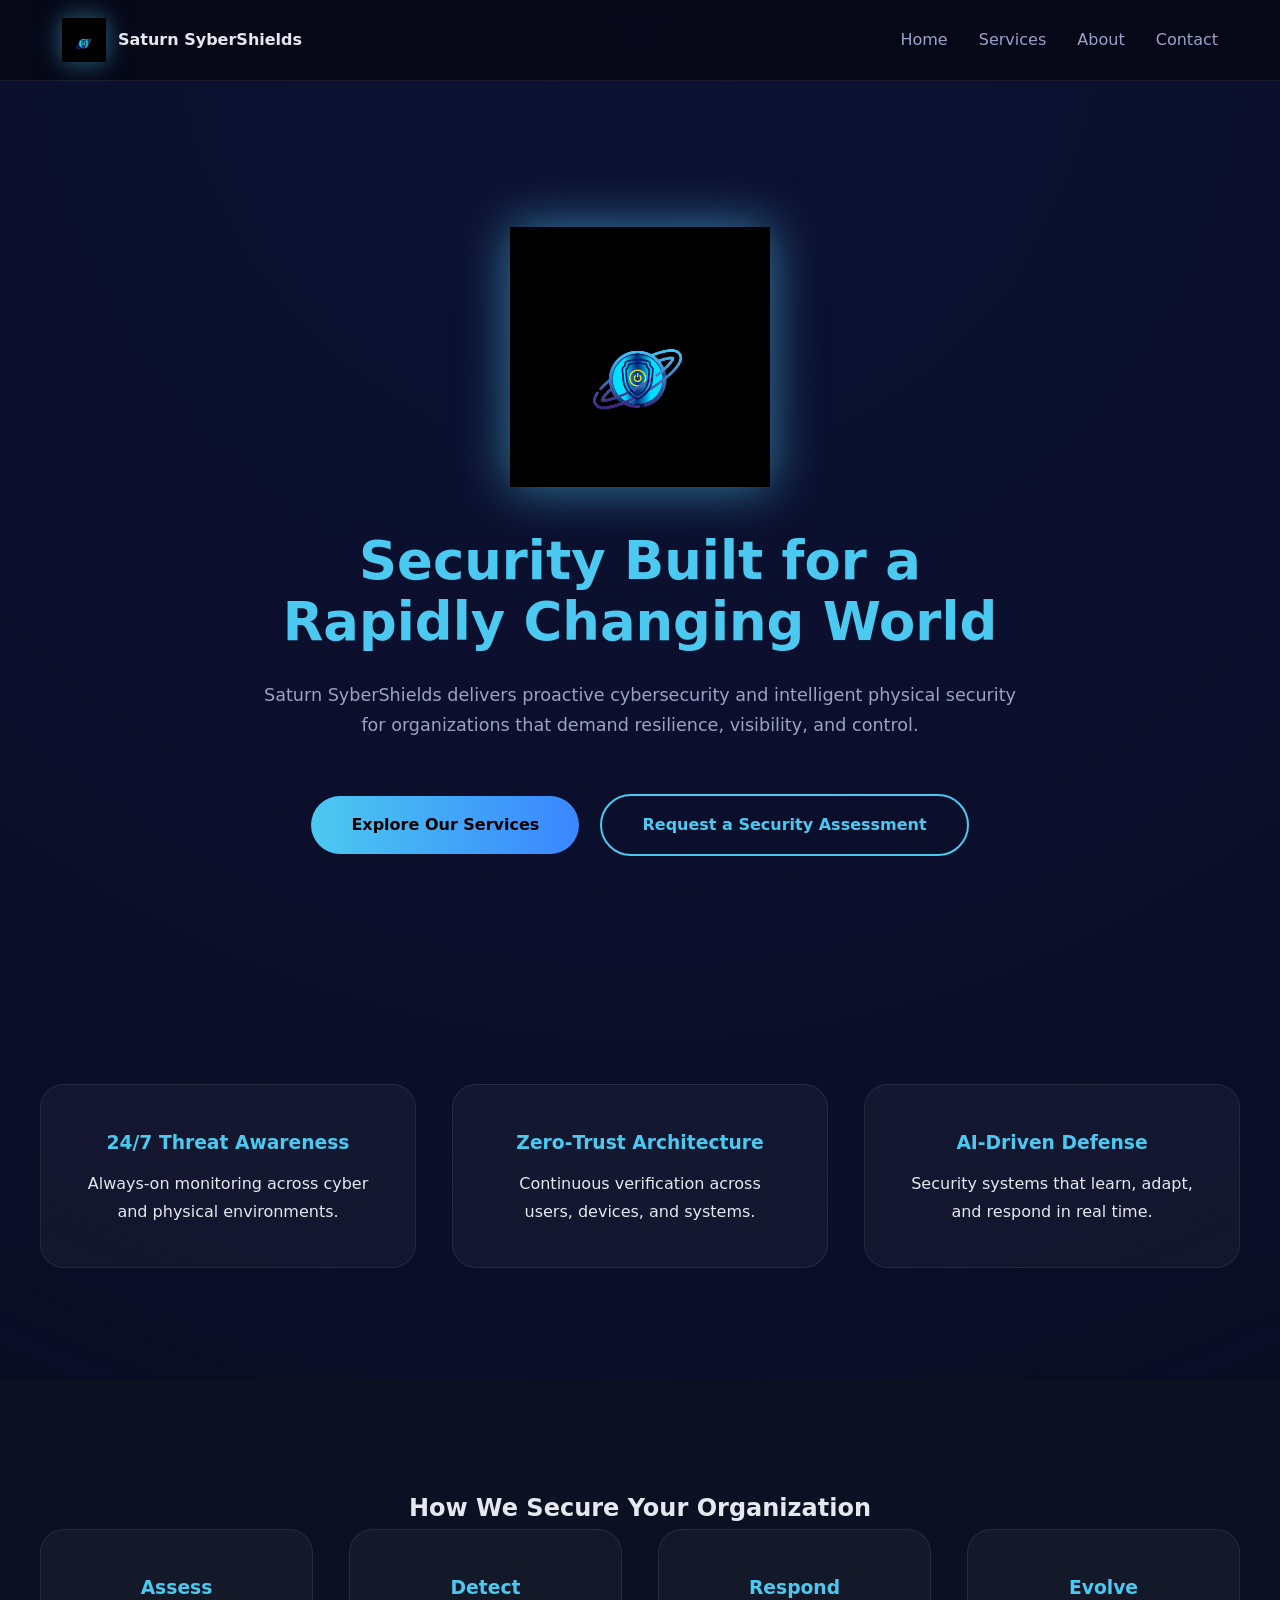
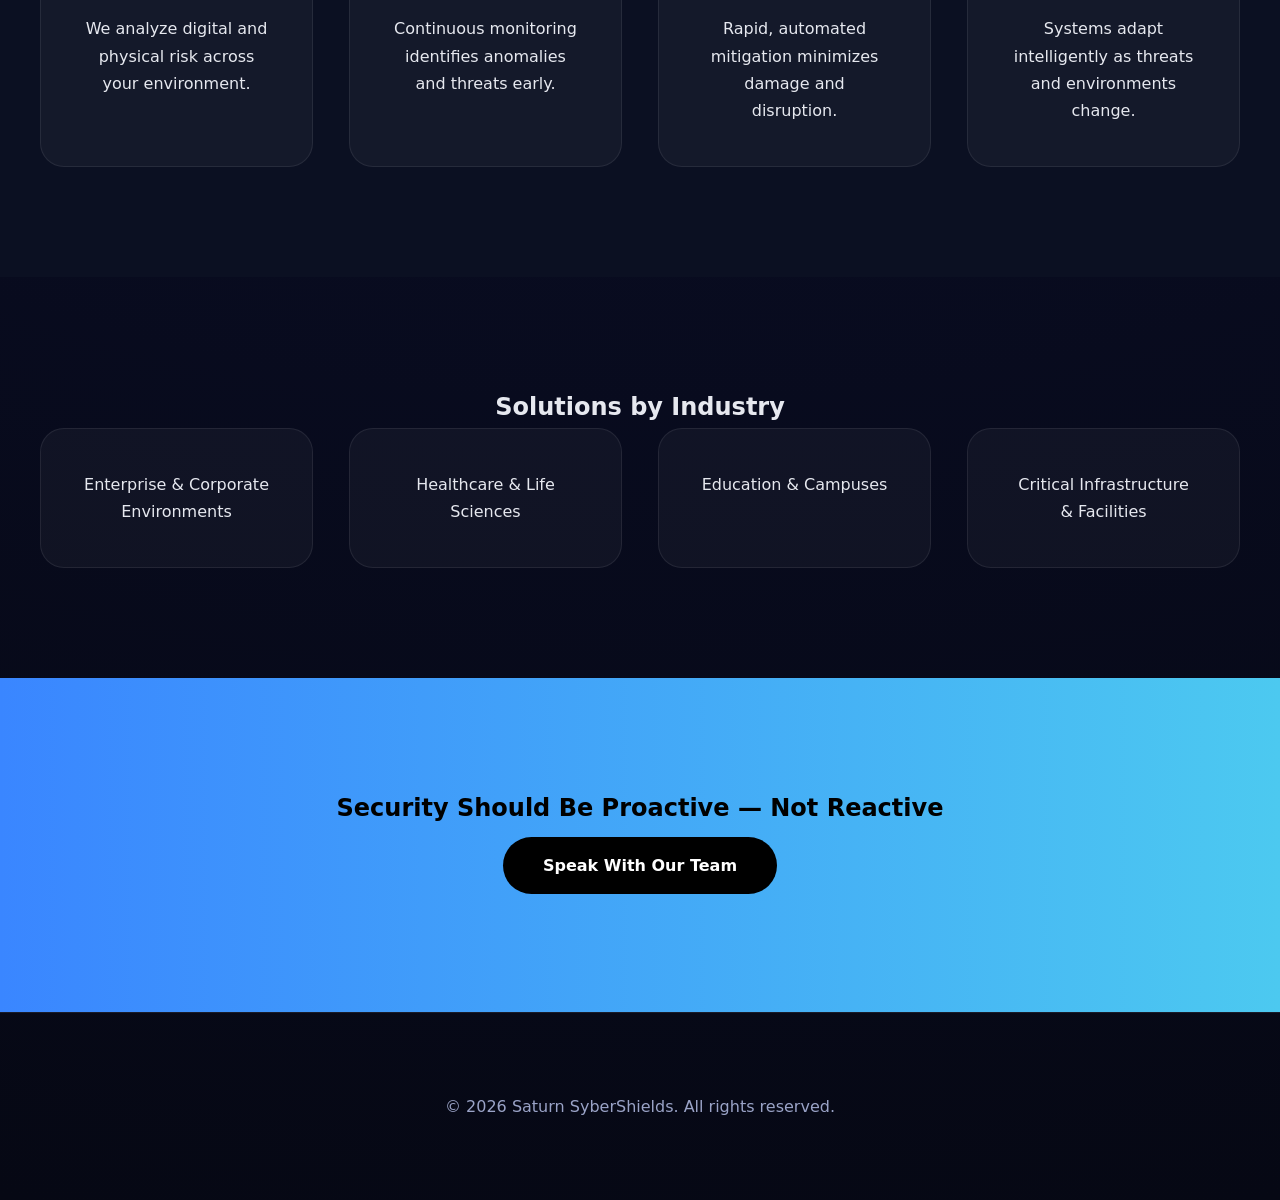
<file: index.html>
<!DOCTYPE html>
<html lang="en">
<head>
  <meta charset="UTF-8">
  <title>Saturn SyberShields | Cyber & Physical Security</title>
  <meta name="viewport" content="width=device-width, initial-scale=1.0">
  <link rel="stylesheet" href="style.css">
</head>

<body>

<!-- NAV -->
<nav>
  <div class="nav">
    <a href="index.html" class="nav-logo">
      <img src="logo.png" alt="Saturn SyberShields">
      <span>Saturn SyberShields</span>
    </a>
    <div class="nav-links">
      <a href="index.html">Home</a>
      <a href="services.html">Services</a>
      <a href="about.html">About</a>
      <a href="contact.html">Contact</a>
    </div>
  </div>
</nav>

<!-- HERO -->
<section class="hero">
  <div class="container">
    <img src="logo.png" alt="Saturn SyberShields">
    <h1>Security Built for a<br>Rapidly Changing World</h1>
    <p>
      Saturn SyberShields delivers proactive cybersecurity and intelligent
      physical security for organizations that demand resilience, visibility,
      and control.
    </p>
    <a href="services.html" class="btn primary">Explore Our Services</a>
    <a href="contact.html" class="btn outline">Request a Security Assessment</a>
  </div>
</section>

<!-- TRUST BAR -->
<section>
  <div class="container grid">
    <div class="card">
      <h3>24/7 Threat Awareness</h3>
      <p>Always‑on monitoring across cyber and physical environments.</p>
    </div>
    <div class="card">
      <h3>Zero‑Trust Architecture</h3>
      <p>Continuous verification across users, devices, and systems.</p>
    </div>
    <div class="card">
      <h3>AI‑Driven Defense</h3>
      <p>Security systems that learn, adapt, and respond in real time.</p>
    </div>
  </div>
</section>

<!-- HOW IT WORKS -->
<section style="background: var(--bg-panel);">
  <div class="container">
    <h2>How We Secure Your Organization</h2>
    <div class="grid">
      <div class="card">
        <h3>Assess</h3>
        <p>We analyze digital and physical risk across your environment.</p>
      </div>
      <div class="card">
        <h3>Detect</h3>
        <p>Continuous monitoring identifies anomalies and threats early.</p>
      </div>
      <div class="card">
        <h3>Respond</h3>
        <p>Rapid, automated mitigation minimizes damage and disruption.</p>
      </div>
      <div class="card">
        <h3>Evolve</h3>
        <p>Systems adapt intelligently as threats and environments change.</p>
      </div>
    </div>
  </div>
</section>

<!-- INDUSTRIES -->
<section>
  <div class="container">
    <h2>Solutions by Industry</h2>
    <div class="grid">
      <div class="card">Enterprise & Corporate Environments</div>
      <div class="card">Healthcare & Life Sciences</div>
      <div class="card">Education & Campuses</div>
      <div class="card">Critical Infrastructure & Facilities</div>
    </div>
  </div>
</section>

<!-- FINAL CTA -->
<section class="cta">
  <div class="container">
    <h2>Security Should Be Proactive — Not Reactive</h2>
    <a href="contact.html" class="btn">Speak With Our Team</a>
  </div>
</section>

<footer>
  <div class="container">
    <p>© 2026 Saturn SyberShields. All rights reserved.</p>
  </div>
</footer>

</body>
</html>
</file>
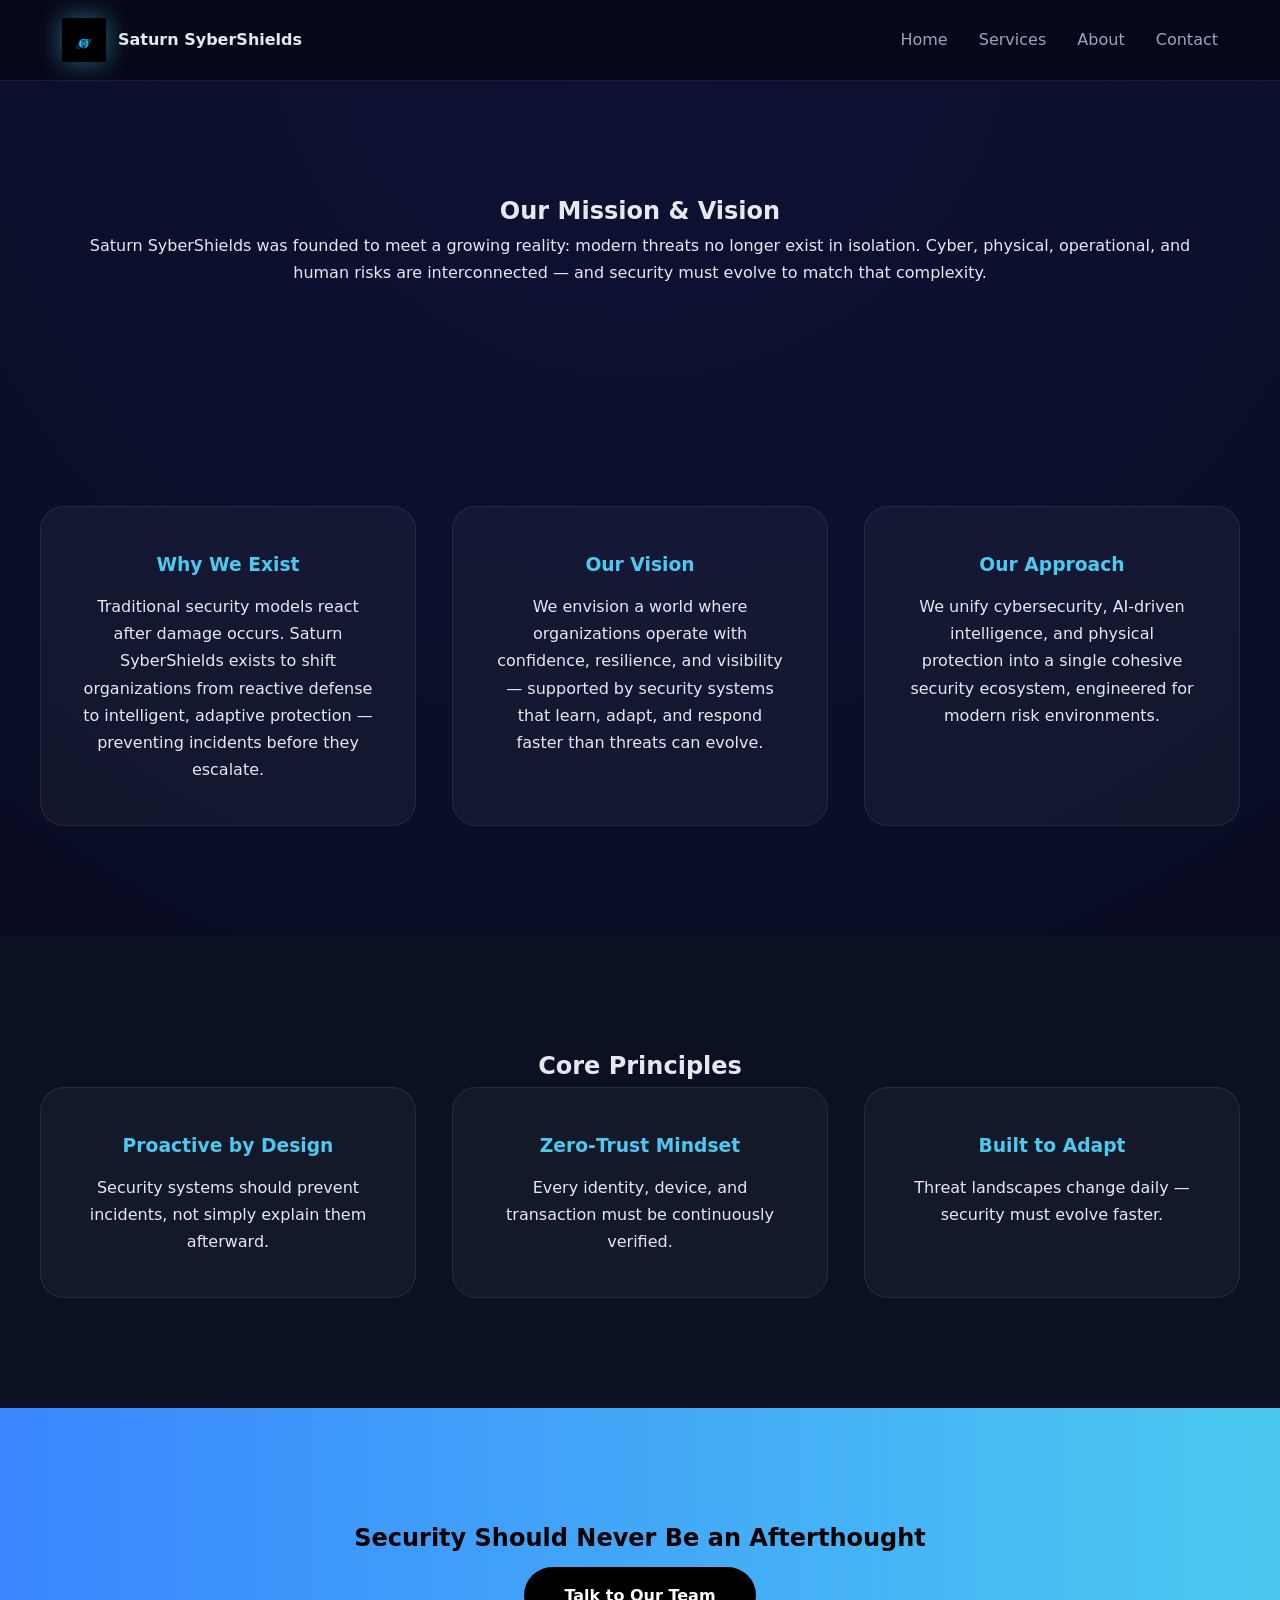
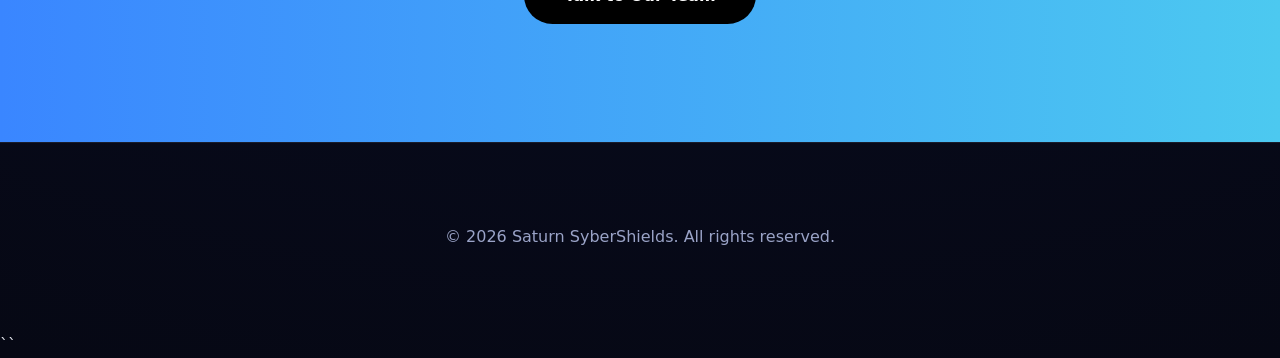
<file: about.html>
<!DOCTYPE html>
<html lang="en">
<head>
  <meta charset="UTF-8">
  <title>About Us | Saturn SyberShields</title>
  <meta name="viewport" content="width=device-width, initial-scale=1.0">
  <link rel="stylesheet" href="style.css">
</head>

<body>

<!-- NAV -->
<nav>
  <div class="nav">
    <a href="index.html" class="nav-logo">
      <img src="logo.png" alt="Saturn SyberShields Logo">
      <span>Saturn SyberShields</span>
    </a>
    <div class="nav-links">
      <a href="index.html">Home</a>
      <a href="services.html">Services</a>
      <a href="about.html">About</a>
      <a href="contact.html">Contact</a>
    </div>
  </div>
</nav>

<!-- HERO -->
<section class="container">
  <h1>Our Mission & Vision</h1>
  <p>
    Saturn SyberShields was founded to meet a growing reality:
    modern threats no longer exist in isolation. Cyber, physical,
    operational, and human risks are interconnected — and security
    must evolve to match that complexity.
  </p>
</section>

<!-- STORY -->
<section>
  <div class="container grid">
    <div class="card">
      <h3>Why We Exist</h3>
      <p>
        Traditional security models react after damage occurs.
        Saturn SyberShields exists to shift organizations from
        reactive defense to intelligent, adaptive protection —
        preventing incidents before they escalate.
      </p>
    </div>

    <div class="card">
      <h3>Our Vision</h3>
      <p>
        We envision a world where organizations operate with confidence,
        resilience, and visibility — supported by security systems that
        learn, adapt, and respond faster than threats can evolve.
      </p>
    </div>

    <div class="card">
      <h3>Our Approach</h3>
      <p>
        We unify cybersecurity, AI‑driven intelligence, and physical protection
        into a single cohesive security ecosystem, engineered for modern risk
        environments.
      </p>
    </div>
  </div>
</section>

<!-- VALUES -->
<section style="background: var(--bg-panel);">
  <div class="container">
    <h2>Core Principles</h2>
    <div class="grid">
      <div class="card">
        <h3>Proactive by Design</h3>
        <p>Security systems should prevent incidents, not simply explain them afterward.</p>
      </div>
      <div class="card">
        <h3>Zero‑Trust Mindset</h3>
        <p>Every identity, device, and transaction must be continuously verified.</p>
      </div>
      <div class="card">
        <h3>Built to Adapt</h3>
        <p>Threat landscapes change daily — security must evolve faster.</p>
      </div>
    </div>
  </div>
</section>

<!-- CTA -->
<section class="cta">
  <div class="container">
    <h2>Security Should Never Be an Afterthought</h2>
    <a href="contact.html" class="btn">Talk to Our Team</a>
  </div>
</section>

<!-- FOOTER -->
<footer>
  <div class="container">
    <p>© 2026 Saturn SyberShields. All rights reserved.</p>
  </div>
</footer>

</body>
</html>
``
</file>
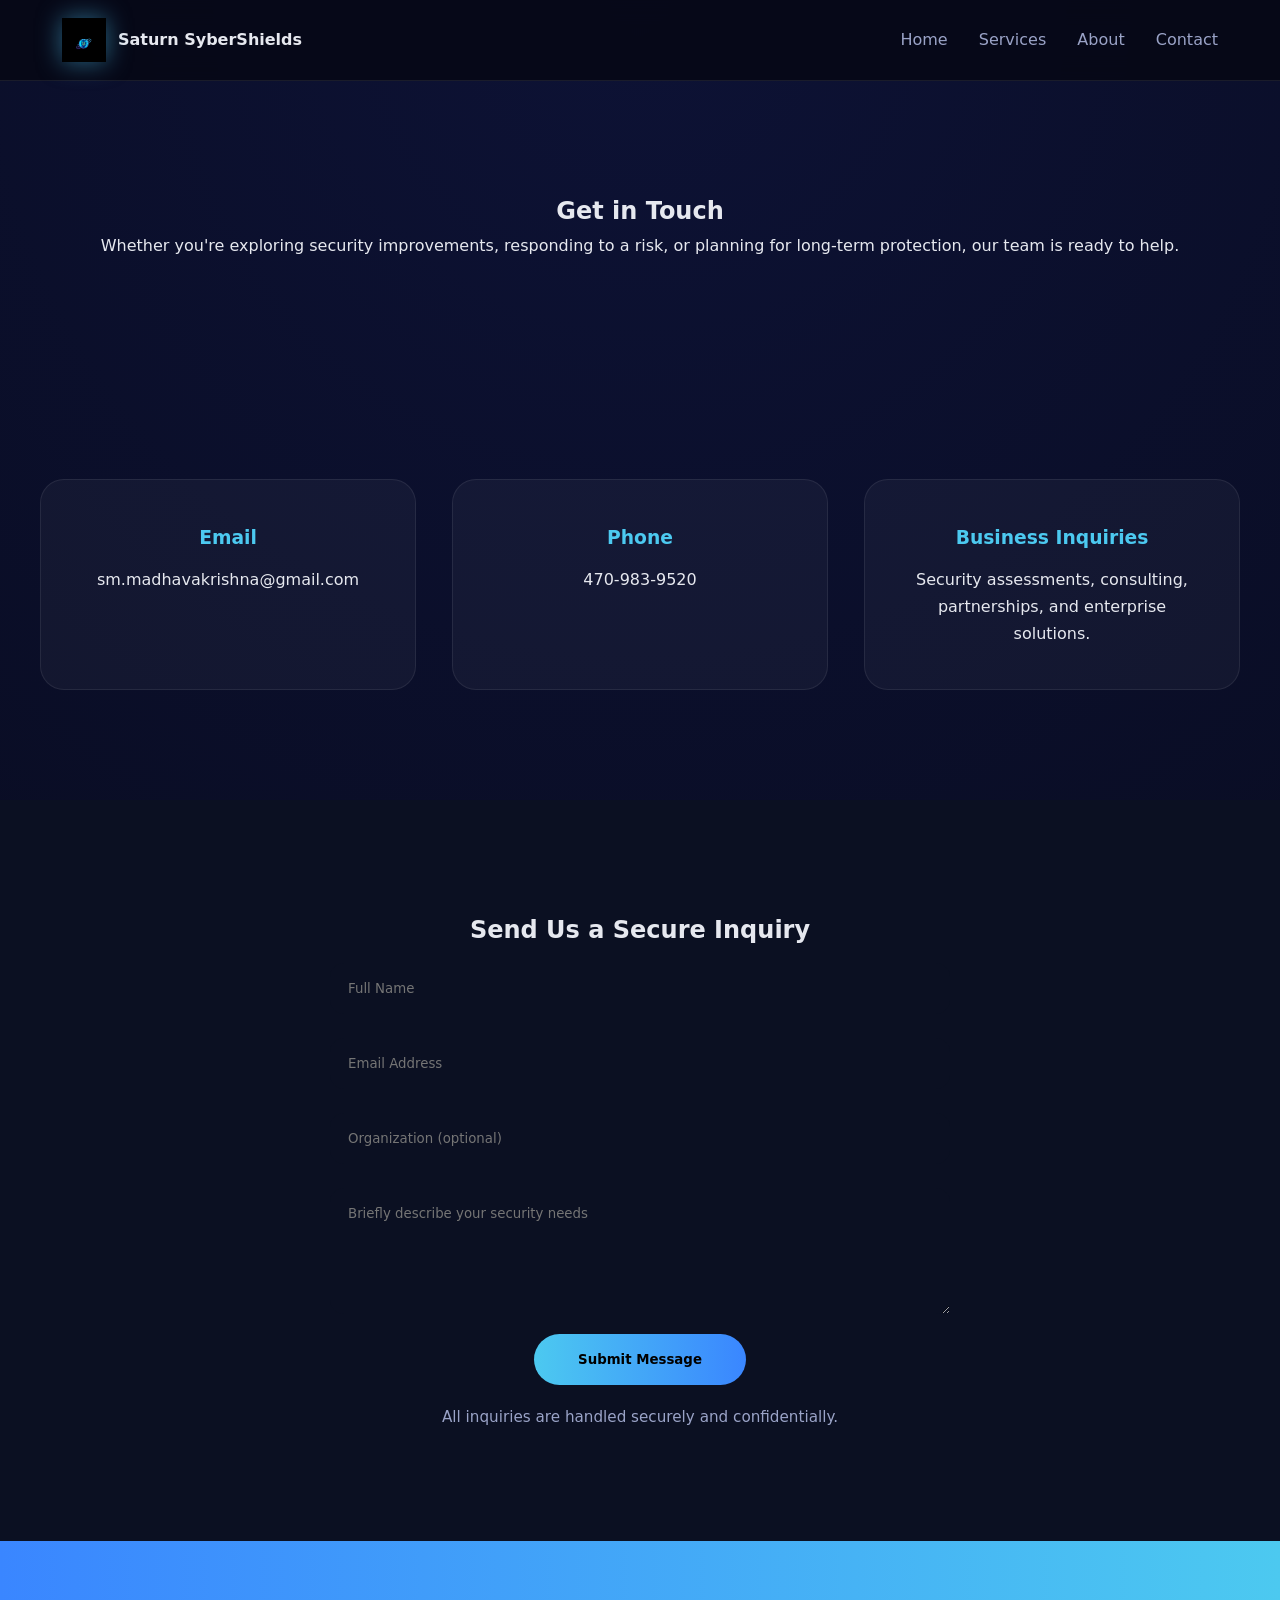
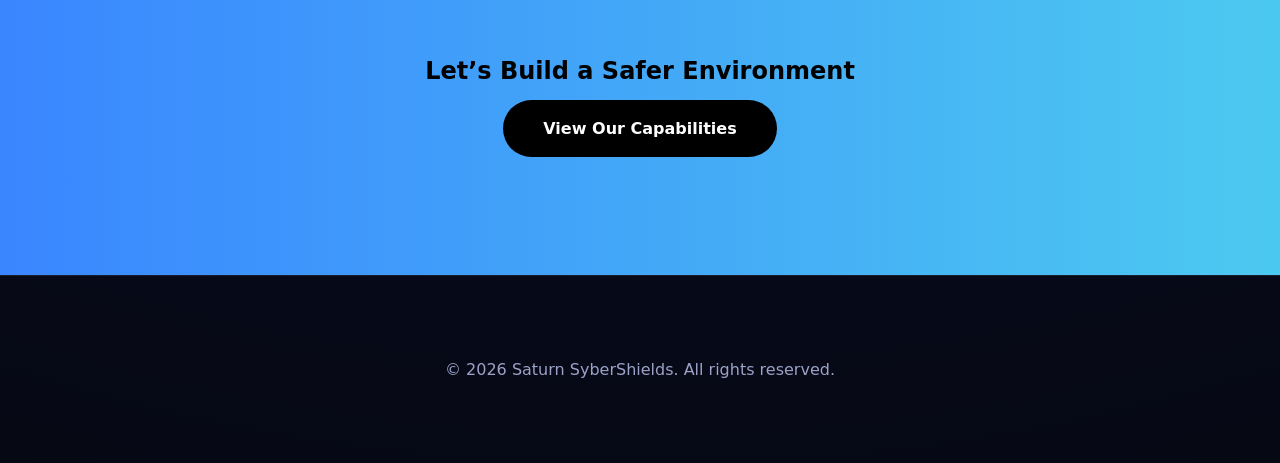
<file: contact.html>
<!DOCTYPE html>
<html lang="en">
<head>
  <meta charset="UTF-8">
  <title>Contact Us | Saturn SyberShields</title>
  <meta name="viewport" content="width=device-width, initial-scale=1.0">
  <link rel="stylesheet" href="style.css">
</head>

<body>

<!-- NAV -->
<nav>
  <div class="nav">
    <a href="index.html" class="nav-logo">
      <img src="logo.png" alt="Saturn SyberShields Logo">
      <span>Saturn SyberShields</span>
    </a>
    <div class="nav-links">
      <a href="index.html">Home</a>
      <a href="services.html">Services</a>
      <a href="about.html">About</a>
      <a href="contact.html">Contact</a>
    </div>
  </div>
</nav>

<!-- CONTACT INTRO -->
<section class="container">
  <h1>Get in Touch</h1>
  <p>
    Whether you're exploring security improvements, responding to a risk,
    or planning for long‑term protection, our team is ready to help.
  </p>
</section>

<!-- CONTACT DETAILS -->
<section>
  <div class="container grid">
    <div class="card">
      <h3>Email</h3>
      <p>sm.madhavakrishna@gmail.com</p>
    </div>

    <div class="card">
      <h3>Phone</h3>
      <p>470‑983‑9520</p>
    </div>

    <div class="card">
      <h3>Business Inquiries</h3>
      <p>
        Security assessments, consulting, partnerships,
        and enterprise solutions.
      </p>
    </div>
  </div>
</section>

<!-- FORM -->
<section style="background: var(--bg-panel);">
  <div class="container">
    <h2>Send Us a Secure Inquiry</h2>

    <form>
      <input type="text" placeholder="Full Name" required>
      <input type="email" placeholder="Email Address" required>
      <input type="text" placeholder="Organization (optional)">
      <textarea rows="6" placeholder="Briefly describe your security needs"></textarea>
      <button type="submit">Submit Message</button>
    </form>

    <p style="margin-top:20px; color:var(--text-muted); font-size:0.95rem;">
      All inquiries are handled securely and confidentially.
    </p>
  </div>
</section>

<!-- CTA -->
<section class="cta">
  <div class="container">
    <h2>Let’s Build a Safer Environment</h2>
    <a href="services.html" class="btn">View Our Capabilities</a>
  </div>
</section>

<!-- FOOTER -->
<footer>
  <div class="container">
    <p>© 2026 Saturn SyberShields. All rights reserved.</p>
  </div>
</footer>

</body>
</html>
</file>
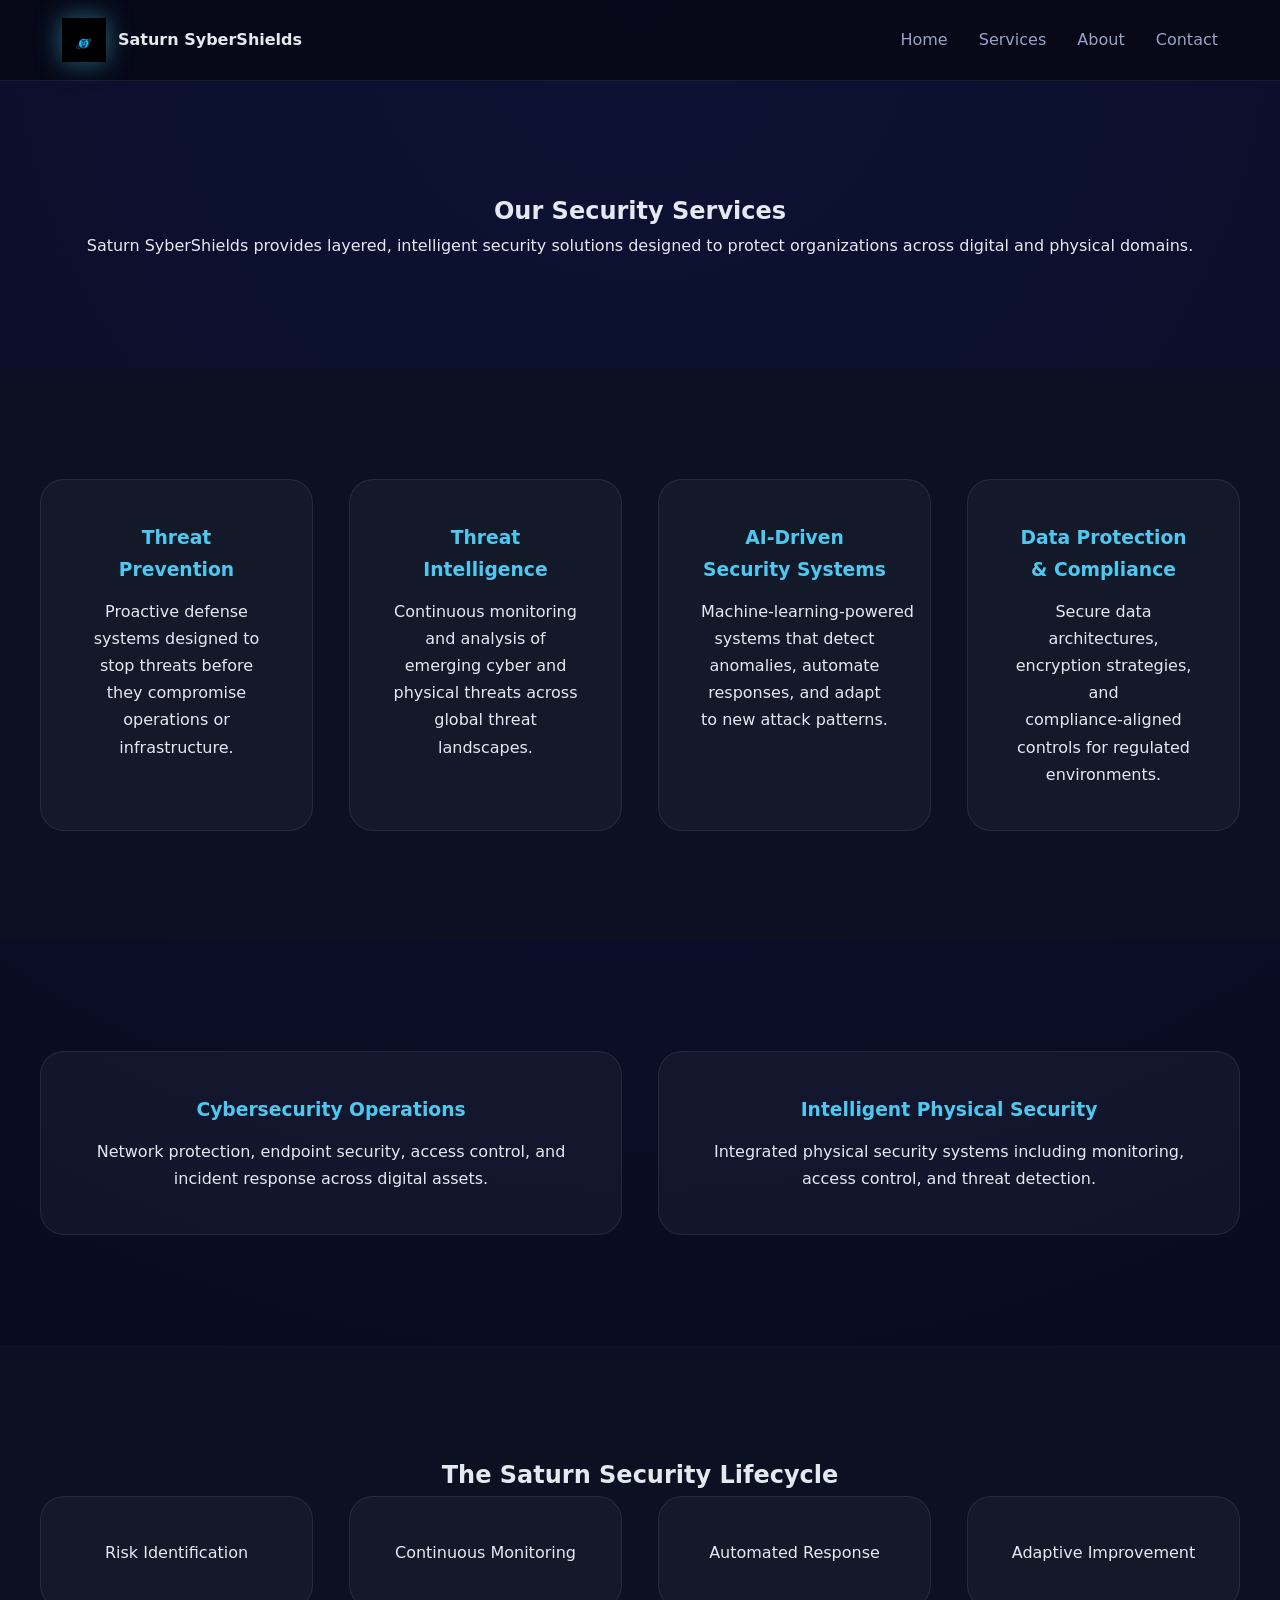
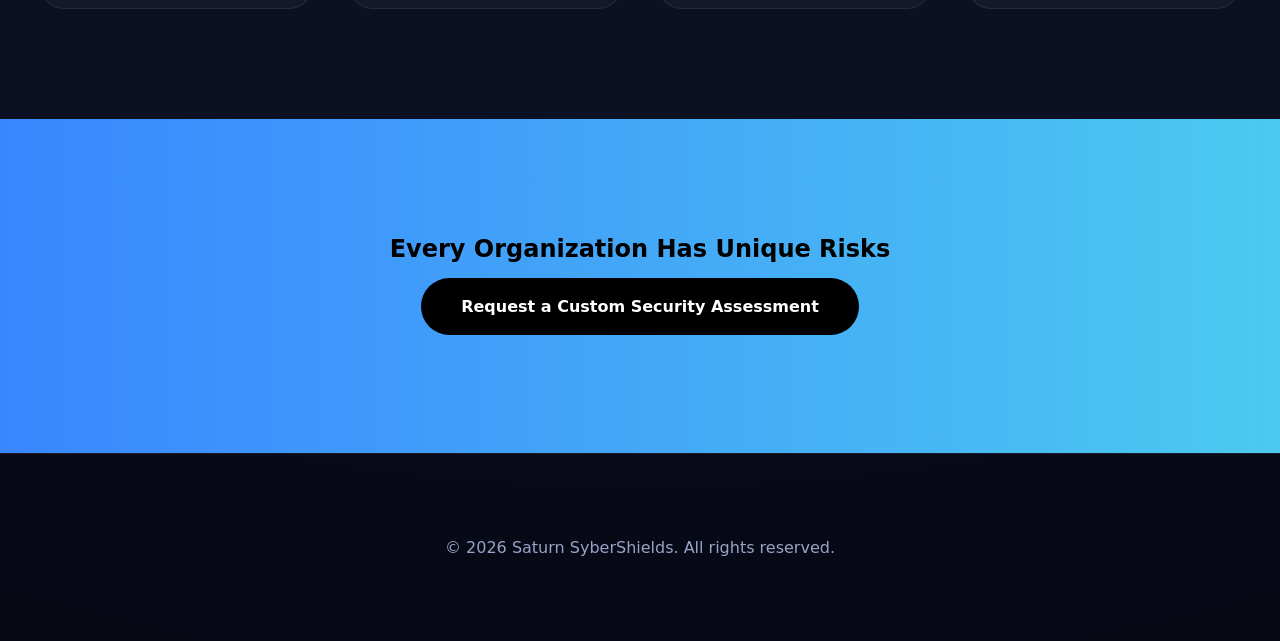
<file: services.html>
<!DOCTYPE html>
<html lang="en">
<head>
  <meta charset="UTF-8">
  <title>Services | Saturn SyberShields</title>
  <meta name="viewport" content="width=device-width, initial-scale=1.0">
  <link rel="stylesheet" href="style.css">
</head>

<body>

<!-- NAV -->
<nav>
  <div class="nav">
    <a href="index.html" class="nav-logo">
      <img src="logo.png" alt="Saturn SyberShields">
      <span>Saturn SyberShields</span>
    </a>
    <div class="nav-links">
      <a href="index.html">Home</a>
      <a href="services.html">Services</a>
      <a href="about.html">About</a>
      <a href="contact.html">Contact</a>
    </div>
  </div>
</nav>

<!-- INTRO -->
<section class="container">
  <h1>Our Security Services</h1>
  <p>
    Saturn SyberShields provides layered, intelligent security solutions
    designed to protect organizations across digital and physical domains.
  </p>
</section>

<!-- CORE SERVICES -->
<section style="background: var(--bg-panel);">
  <div class="container grid">
    <div class="card">
      <h3>Threat Prevention</h3>
      <p>
        Proactive defense systems designed to stop threats before they
        compromise operations or infrastructure.
      </p>
    </div>
    <div class="card">
      <h3>Threat Intelligence</h3>
      <p>
        Continuous monitoring and analysis of emerging cyber and physical
        threats across global threat landscapes.
      </p>
    </div>
    <div class="card">
      <h3>AI‑Driven Security Systems</h3>
      <p>
        Machine‑learning‑powered systems that detect anomalies,
        automate responses, and adapt to new attack patterns.
      </p>
    </div>
    <div class="card">
      <h3>Data Protection & Compliance</h3>
      <p>
        Secure data architectures, encryption strategies, and compliance‑aligned
        controls for regulated environments.
      </p>
    </div>
  </div>
</section>

<!-- PHYSICAL + CYBER -->
<section>
  <div class="container grid">
    <div class="card">
      <h3>Cybersecurity Operations</h3>
      <p>
        Network protection, endpoint security, access control, and incident
        response across digital assets.
      </p>
    </div>
    <div class="card">
      <h3>Intelligent Physical Security</h3>
      <p>
        Integrated physical security systems including monitoring,
        access control, and threat detection.
      </p>
    </div>
  </div>
</section>

<!-- SECURITY LIFECYCLE -->
<section style="background: var(--bg-panel);">
  <div class="container">
    <h2>The Saturn Security Lifecycle</h2>
    <div class="grid">
      <div class="card">Risk Identification</div>
      <div class="card">Continuous Monitoring</div>
      <div class="card">Automated Response</div>
      <div class="card">Adaptive Improvement</div>
    </div>
  </div>
</section>

<!-- CTA -->
<section class="cta">
  <div class="container">
    <h2>Every Organization Has Unique Risks</h2>
    <a href="contact.html" class="btn">Request a Custom Security Assessment</a>
  </div>
</section>

<footer>
  <div class="container">
    <p>© 2026 Saturn SyberShields. All rights reserved.</p>
  </div>
</footer>

</body>
</html>
</file>
<file: style.css>
:root {
    --bg-main: #060814;
    --bg-panel: #0b1022;
    --border-soft: rgba(255,255,255,0.08);
    --text-main: #e6e8ef;
    --text-muted: #9aa3c7;
    --accent: #4cc9f0;
    --accent-strong: #3a86ff;
  }
  
  /* ---------- RESET ---------- */
  * {
    margin: 0;
    padding: 0;
    box-sizing: border-box;
    font-family: system-ui, -apple-system, BlinkMacSystemFont, "Segoe UI", sans-serif;
  }
  
  body {
    background: radial-gradient(circle at top, #0d1235, var(--bg-main));
    color: var(--text-main);
    line-height: 1.7;
  }
  
  /* ---------- GLOBAL ---------- */
  a {
    color: inherit;
    text-decoration: none;
  }
  
  section {
    padding: 110px 22px;
  }
  
  .container {
    max-width: 1200px;
    margin: auto;
    text-align: center;
  }
  
  /* ---------- NAV ---------- */
  nav {
    position: sticky;
    top: 0;
    z-index: 100;
    background: rgba(6, 8, 20, 0.85);
    backdrop-filter: blur(12px);
    border-bottom: 1px solid var(--border-soft);
  }
  
  .nav {
    max-width: 1200px;
    margin: auto;
    padding: 18px 22px;
    display: flex;
    align-items: center;
    justify-content: space-between;
  }
  
  .nav-logo {
    display: flex;
    align-items: center;
    gap: 12px;
    font-weight: 600;
  }
  
  .nav-logo img {
    width: 44px;
    filter: drop-shadow(0 0 12px rgba(76, 201, 240, 0.5));
  }
  
  .nav-links a {
    margin-left: 26px;
    font-weight: 500;
    color: var(--text-muted);
  }
  
  .nav-links a:hover {
    color: var(--accent);
  }
  
  /* ---------- HERO ---------- */
  .hero {
    min-height: 92vh;
    display: flex;
    align-items: center;
  }
  
  .hero img {
    width: 260px;
    margin: 36px auto;
    filter: drop-shadow(0 0 25px rgba(76, 201, 240, 0.6));
  }
  
  .hero h1 {
    font-size: 3.3rem;
    line-height: 1.15;
    color: var(--accent);
  }
  
  .hero p {
    max-width: 780px;
    margin: 28px auto 46px;
    font-size: 1.1rem;
    color: var(--text-muted);
  }
  
  /* ---------- BUTTONS ---------- */
  .btn {
    display: inline-block;
    padding: 15px 40px;
    border-radius: 999px;
    font-weight: 600;
    margin: 8px;
    transition: all 0.25s ease;
  }
  
  .primary {
    background: linear-gradient(90deg, var(--accent), var(--accent-strong));
    color: #000;
  }
  
  .outline {
    border: 2px solid var(--accent);
    color: var(--accent);
  }
  
  .btn:hover {
    transform: translateY(-2px);
    box-shadow: 0 14px 40px rgba(76, 201, 240, 0.25);
  }
  
  /* ---------- GRID / CARDS ---------- */
  .grid {
    display: grid;
    gap: 36px;
    grid-template-columns: repeat(auto-fit, minmax(260px, 1fr));
  }
  
  .card {
    background: rgba(255,255,255,0.04);
    border: 1px solid var(--border-soft);
    padding: 42px;
    border-radius: 24px;
    transition: transform 0.3s ease, box-shadow 0.3s ease;
  }
  
  .card:hover {
    transform: translateY(-6px);
    box-shadow: 0 28px 90px rgba(58, 134, 255, 0.18);
  }
  
  .card h3 {
    margin-bottom: 12px;
    color: var(--accent);
  }
  
  /* ---------- CTA ---------- */
  .cta {
    background: linear-gradient(90deg, var(--accent-strong), var(--accent));
    color: #000;
  }
  
  .cta .btn {
    background: #000;
    color: #fff;
  }
  
  /* ---------- FORM ---------- */
  form {
    max-width: 620px;
    margin: auto;
  }
  
  input, textarea {
    width: 100%;
    padding: 18px;
    margin: 12px 0;
    border-radius: 14px;
    border: none;
    background: #0b1022;
    color: var(--text-main);
  }
  
  button {
    padding: 18px 44px;
    border-radius: 999px;
    border: none;
    cursor: pointer;
    background: linear-gradient(90deg, var(--accent), var(--accent-strong));
    font-weight: 700;
  }
  
  /* ---------- FOOTER ---------- */
  footer {
    padding: 80px 22px;
    border-top: 1px solid var(--border-soft);
    color: var(--text-muted);
    text-align: center;
  }
</file>
